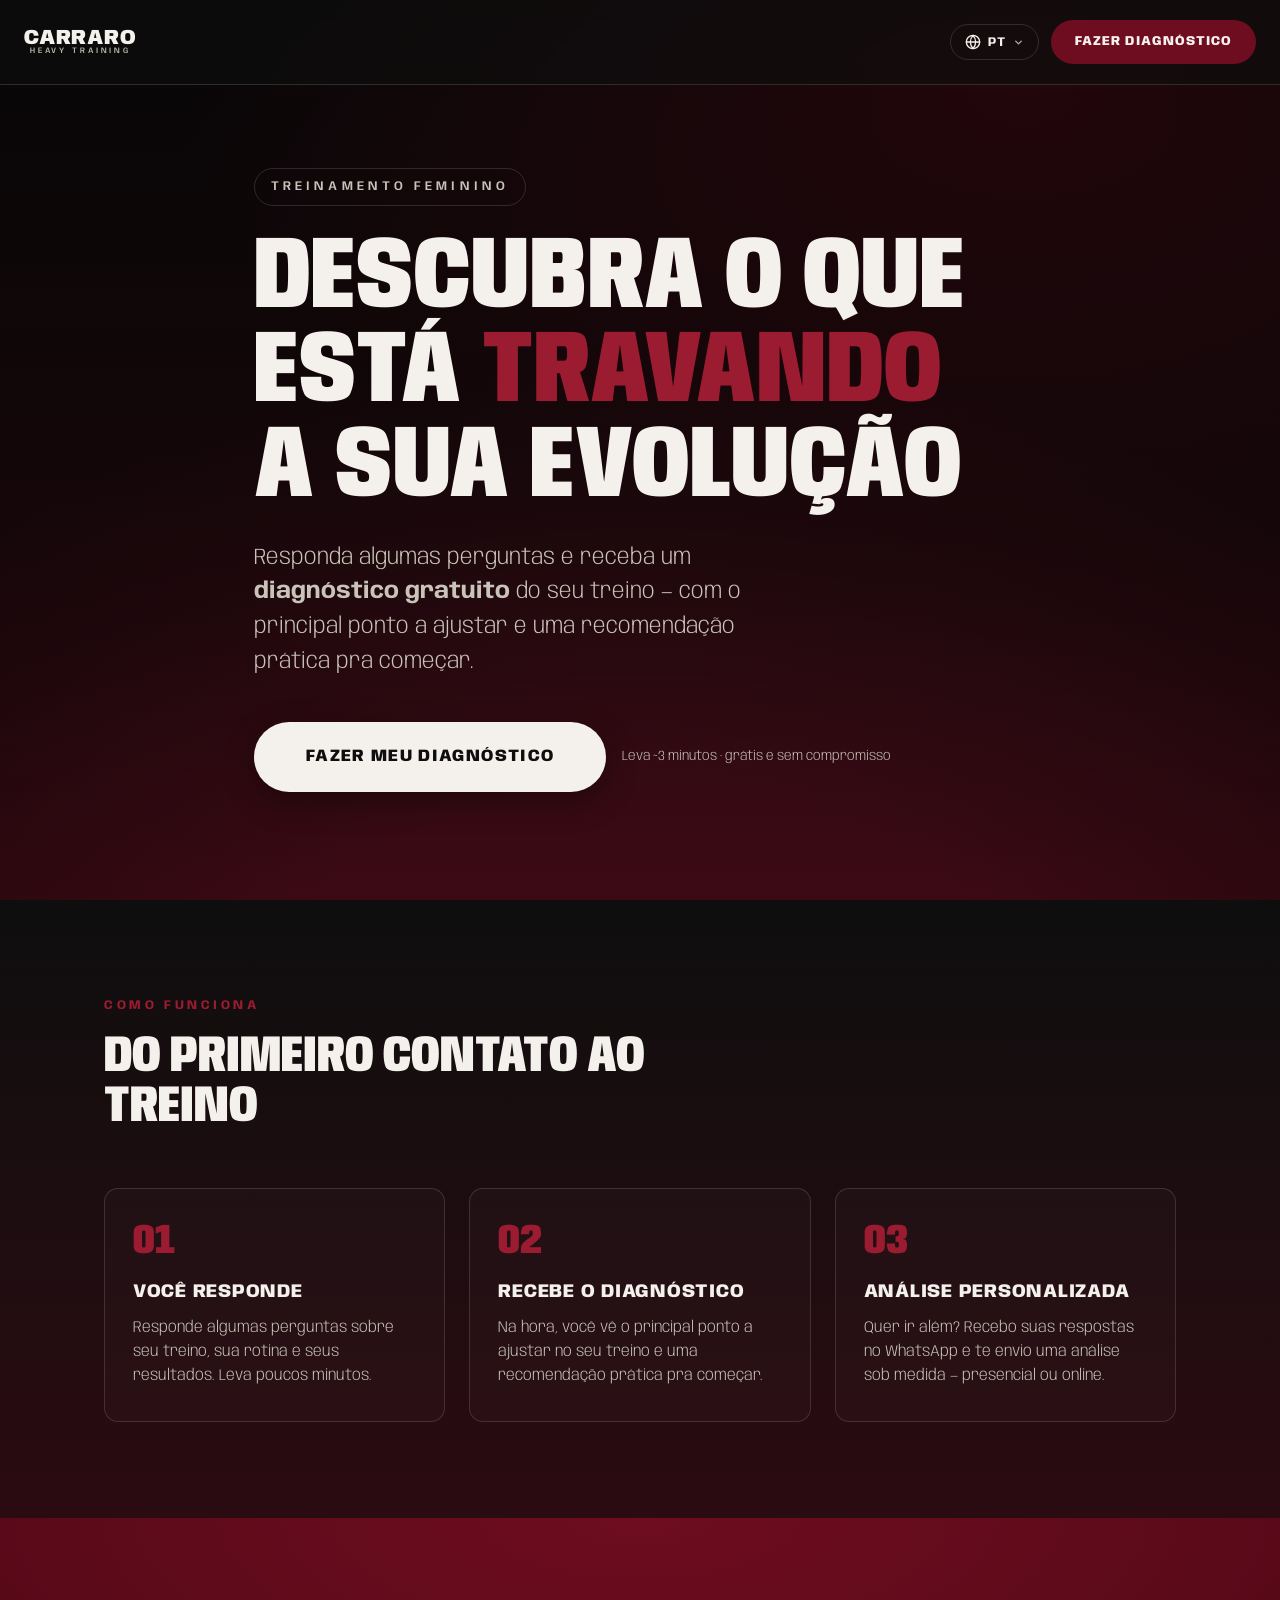
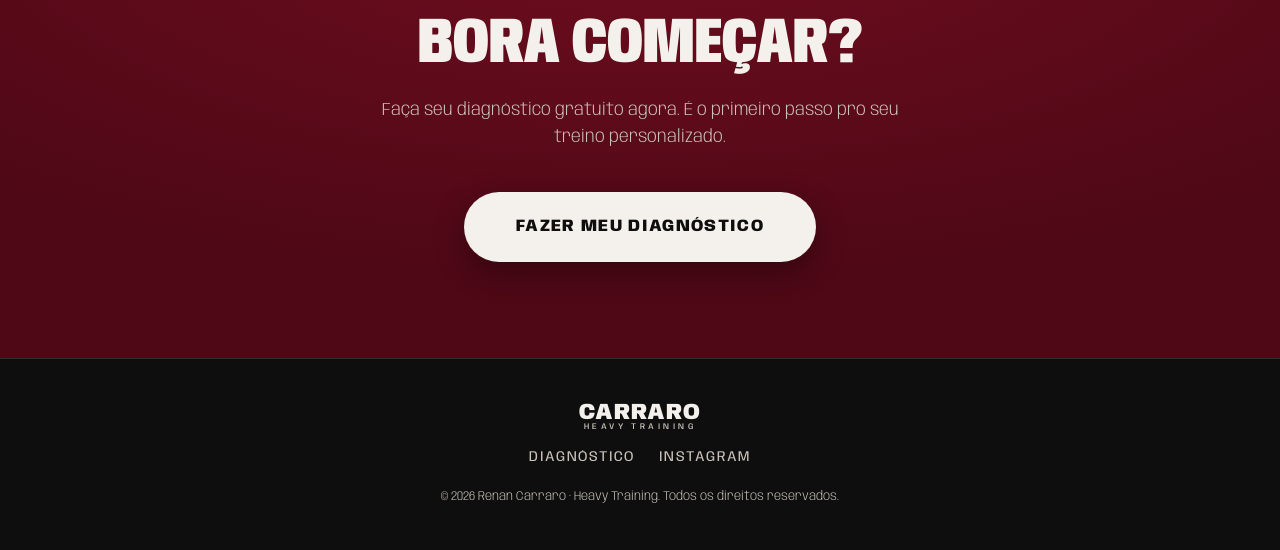
<file: index.html>
<!DOCTYPE html>
<html lang="pt-BR">
<head>
  <meta charset="UTF-8" />
  <meta name="viewport" content="width=device-width, initial-scale=1.0" />
  <title>Carraro Heavy Training — Treinamento feminino com Renan Carraro</title>
  <meta name="description" content="Treinamento feminino personalizado com Renan Carraro. Presencial e online. Preencha sua avaliação e comece seu treino sob medida." />

  <!-- Open Graph -->
  <meta property="og:title" content="Carraro Heavy Training — Treinamento feminino" />
  <meta property="og:description" content="Diminuo a gordurinha e aumento seu músculo. Treino personalizado, presencial e online." />
  <meta property="og:type" content="website" />
  <meta property="og:locale" content="pt_BR" />

  <link rel="icon" type="image/png" href="assets/img/logo-carraro-black.png" />
  <link rel="preconnect" href="https://wa.me" />
  <link rel="stylesheet" href="assets/css/styles.css" />
</head>
<body data-page="index">

  <!-- NAV -->
  <header class="nav">
    <a href="index.html" class="logo" aria-label="Carraro Heavy Training">
      <span class="logo__name">Carraro</span>
      <span class="logo__tag">Heavy Training</span>
    </a>
    <div class="nav__right">
      <div class="lang-switch">
        <button type="button" class="lang-switch__btn" aria-haspopup="listbox" aria-expanded="false" aria-label="Idioma / Language">
          <svg viewBox="0 0 24 24" fill="none" stroke="currentColor" stroke-width="2" stroke-linecap="round" stroke-linejoin="round" aria-hidden="true"><circle cx="12" cy="12" r="10"/><path d="M2 12h20"/><path d="M12 2a15.3 15.3 0 0 1 4 10 15.3 15.3 0 0 1-4 10 15.3 15.3 0 0 1-4-10 15.3 15.3 0 0 1 4-10z"/></svg>
          <span class="lang-switch__code">PT</span>
          <svg class="lang-switch__chevron" viewBox="0 0 24 24" fill="none" stroke="currentColor" stroke-width="3" stroke-linecap="round" stroke-linejoin="round" aria-hidden="true"><path d="m6 9 6 6 6-6"/></svg>
        </button>
        <ul class="lang-switch__menu" role="listbox">
          <li><button type="button" data-lang="pt" role="option">PT — Português</button></li>
          <li><button type="button" data-lang="en" role="option">EN — English</button></li>
        </ul>
      </div>
      <a href="avaliacao.html" class="btn btn--wine nav__cta" data-i18n="nav_cta">Fazer diagnóstico</a>
    </div>
  </header>

  <!-- HERO -->
  <section class="hero">
    <div class="container hero__inner">
      <span class="hero__eyebrow" data-i18n="hero_eyebrow">Treinamento feminino</span>
      <h1 class="hero__title" data-i18n="hero_title">Descubra o que<br>está <em>travando</em><br>a sua evolução</h1>
      <p class="hero__sub" data-i18n="hero_sub">
        Responda algumas perguntas e receba um <strong>diagnóstico gratuito</strong> do seu
        treino — com o principal ponto a ajustar e uma recomendação prática pra começar.
      </p>
      <div class="hero__cta-row">
        <a href="avaliacao.html" class="btn btn--primary btn--lg" data-i18n="hero_cta">Fazer meu diagnóstico</a>
        <span class="hero__note" data-i18n="hero_note">Leva ~3 minutos · grátis e sem compromisso</span>
      </div>
    </div>
  </section>

  <!-- HOW IT WORKS -->
  <section class="section steps">
    <div class="container">
      <div class="head reveal">
        <p class="head__kicker" data-i18n="steps_kicker">Como funciona</p>
        <h2 class="head__title" data-i18n="steps_title">Do primeiro contato ao treino</h2>
      </div>
      <div class="steps__grid">
        <div class="step reveal">
          <div class="step__num">01</div>
          <h3 class="step__title" data-i18n="step1_title">Você responde</h3>
          <p class="step__txt" data-i18n="step1_txt">Responde algumas perguntas sobre seu treino, sua rotina e seus resultados. Leva poucos minutos.</p>
        </div>
        <div class="step reveal">
          <div class="step__num">02</div>
          <h3 class="step__title" data-i18n="step2_title">Recebe o diagnóstico</h3>
          <p class="step__txt" data-i18n="step2_txt">Na hora, você vê o principal ponto a ajustar no seu treino e uma recomendação prática pra começar.</p>
        </div>
        <div class="step reveal">
          <div class="step__num">03</div>
          <h3 class="step__title" data-i18n="step3_title">Análise personalizada</h3>
          <p class="step__txt" data-i18n="step3_txt">Quer ir além? Recebo suas respostas no WhatsApp e te envio uma análise sob medida — presencial ou online.</p>
        </div>
      </div>
    </div>
  </section>

  <!-- FINAL CTA -->
  <section class="section cta-final" id="comecar">
    <div class="container">
      <h2 class="cta-final__title reveal" data-i18n="ctaf_title">Bora começar?</h2>
      <p class="cta-final__sub reveal" data-i18n="ctaf_sub">
        Faça seu diagnóstico gratuito agora. É o primeiro passo pro seu treino personalizado.
      </p>
      <a href="avaliacao.html" class="btn btn--primary btn--lg reveal" data-i18n="hero_cta">Fazer meu diagnóstico</a>
    </div>
  </section>

  <!-- FOOTER -->
  <footer class="footer">
    <div class="container">
      <div class="logo">
        <span class="logo__name">Carraro</span>
        <span class="logo__tag">Heavy Training</span>
      </div>
      <div class="footer__links">
        <a href="avaliacao.html" data-i18n="footer_diag">Diagnóstico</a>
        <a href="https://www.instagram.com/renancarrarotreinador/" target="_blank" rel="noopener">Instagram</a>
      </div>
      <p class="footer__copy">© <span id="year"></span> Renan Carraro · Heavy Training. <span data-i18n="footer_rights">Todos os direitos reservados.</span></p>
    </div>
  </footer>

  <script src="assets/js/i18n.js"></script>
  <script src="assets/js/main.js"></script>
</body>
</html>
</file>
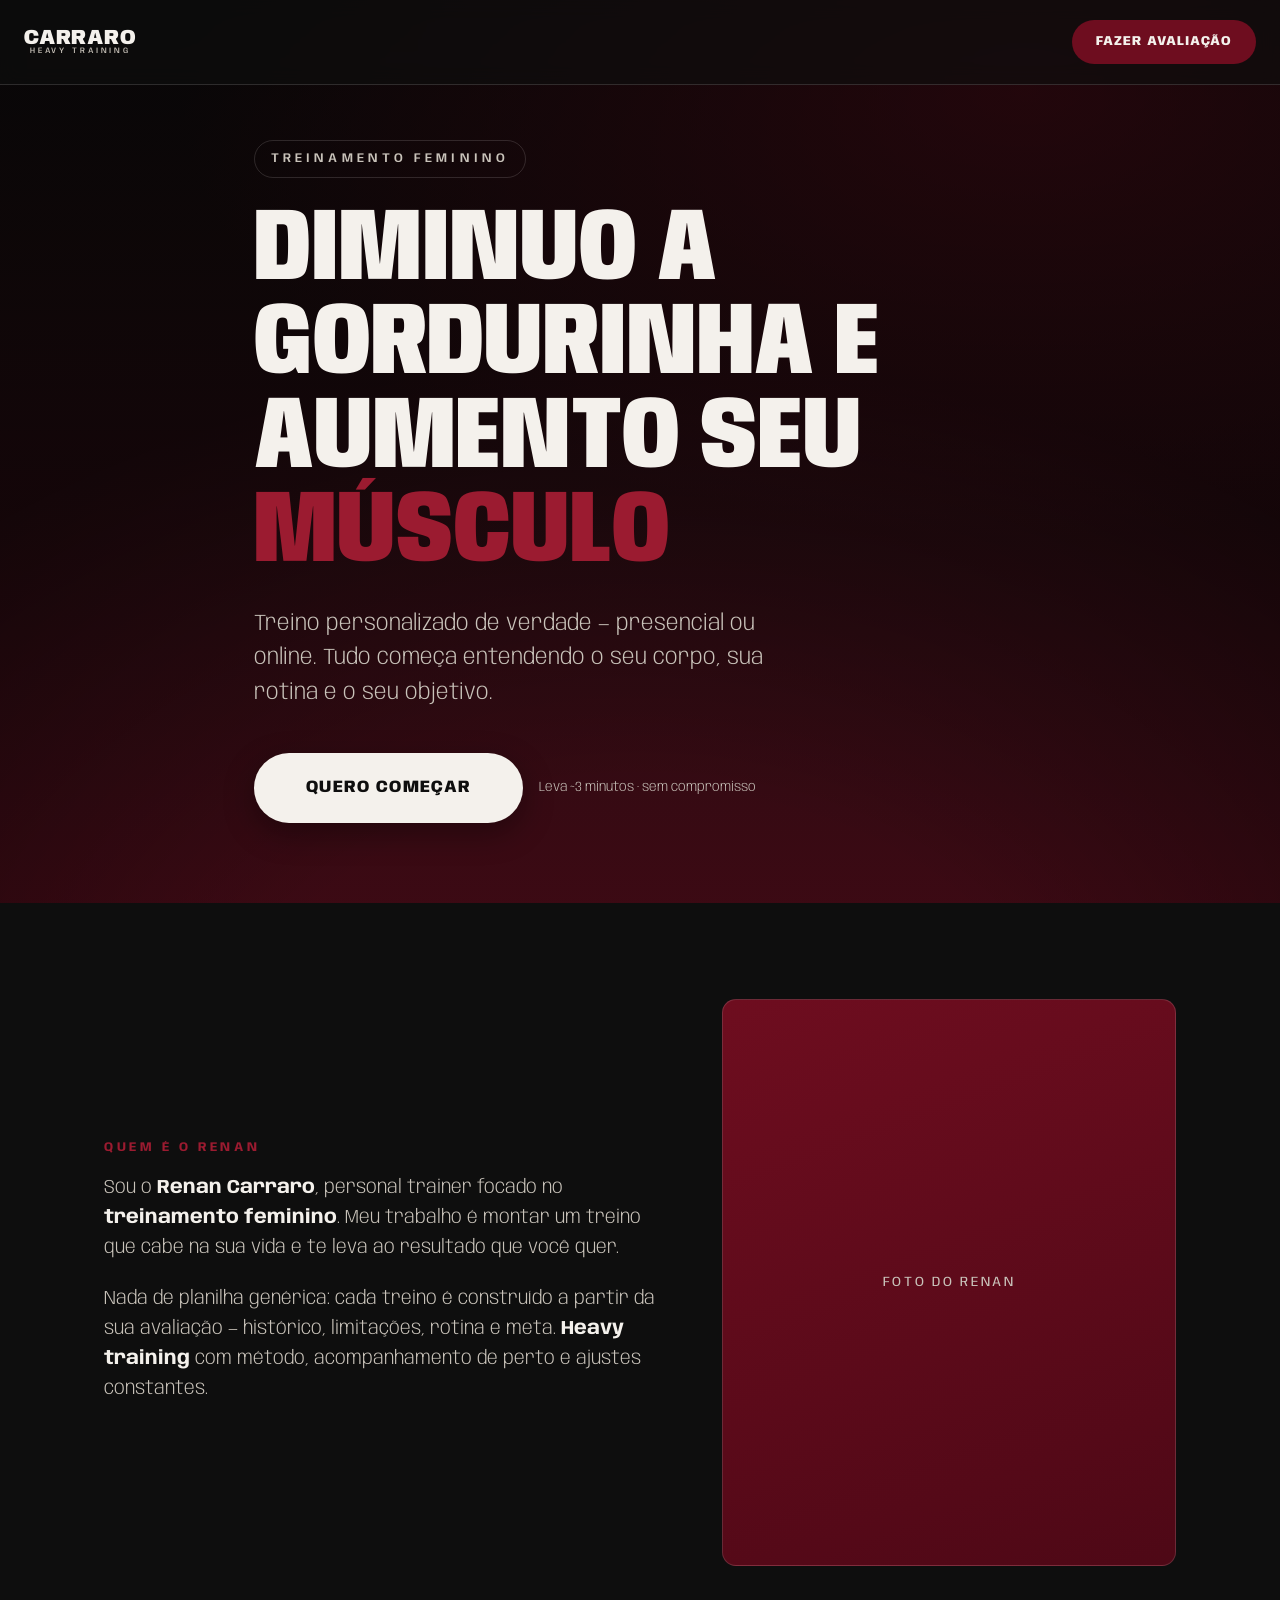
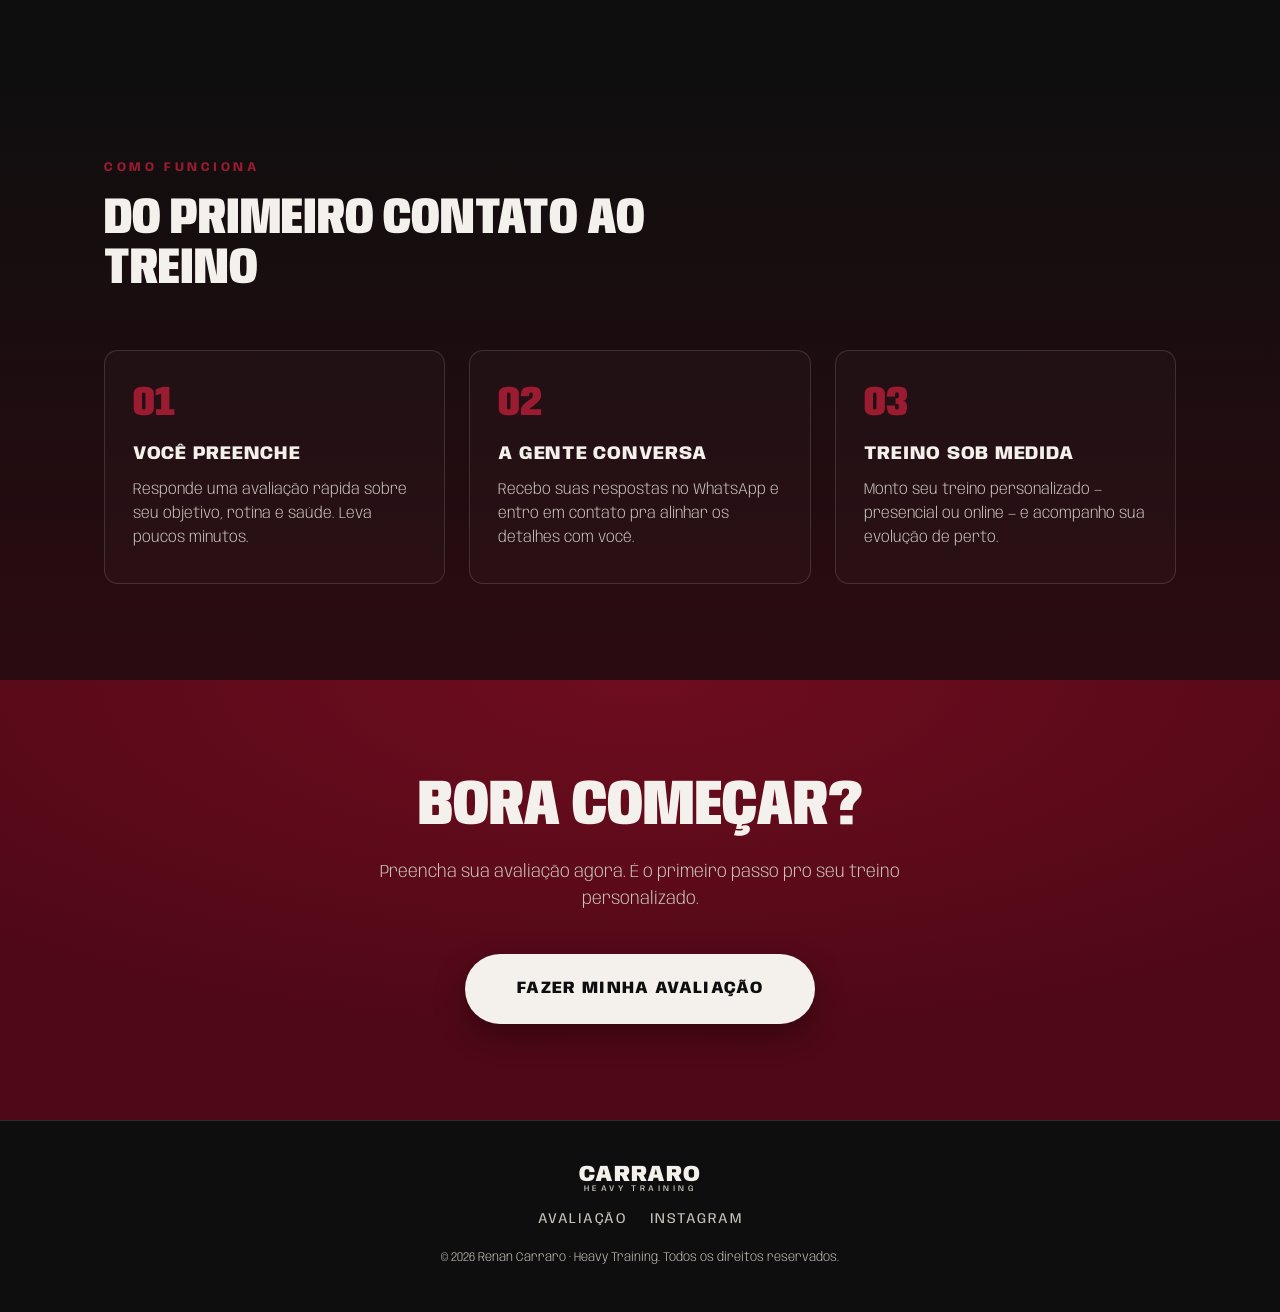
<file: site/index.html>
<!DOCTYPE html>
<html lang="pt-BR">
<head>
  <meta charset="UTF-8" />
  <meta name="viewport" content="width=device-width, initial-scale=1.0" />
  <title>Carraro Heavy Training — Treinamento feminino com Renan Carraro</title>
  <meta name="description" content="Treinamento feminino personalizado com Renan Carraro. Presencial e online. Preencha sua avaliação e comece seu treino sob medida." />

  <!-- Open Graph -->
  <meta property="og:title" content="Carraro Heavy Training — Treinamento feminino" />
  <meta property="og:description" content="Diminuo a gordurinha e aumento seu músculo. Treino personalizado, presencial e online." />
  <meta property="og:type" content="website" />
  <meta property="og:locale" content="pt_BR" />

  <link rel="icon" type="image/png" href="assets/img/logo-carraro-black.png" />
  <link rel="preconnect" href="https://wa.me" />
  <link rel="stylesheet" href="assets/css/styles.css" />
</head>
<body>

  <!-- NAV -->
  <header class="nav">
    <a href="index.html" class="logo" aria-label="Carraro Heavy Training">
      <span class="logo__name">Carraro</span>
      <span class="logo__tag">Heavy Training</span>
    </a>
    <a href="avaliacao.html" class="btn btn--wine nav__cta">Fazer avaliação</a>
  </header>

  <!-- HERO -->
  <section class="hero">
    <div class="container hero__inner">
      <span class="hero__eyebrow">Treinamento feminino</span>
      <h1 class="hero__title">Diminuo a<br>gordurinha e<br>aumento seu <em>músculo</em></h1>
      <p class="hero__sub">
        Treino personalizado de verdade — presencial ou online. Tudo começa entendendo
        o seu corpo, sua rotina e o seu objetivo.
      </p>
      <div class="hero__cta-row">
        <a href="avaliacao.html" class="btn btn--primary btn--lg">Quero começar</a>
        <span class="hero__note">Leva ~3 minutos · sem compromisso</span>
      </div>
    </div>
  </section>

  <!-- ABOUT -->
  <section class="section about" id="sobre">
    <div class="container about__grid">
      <div class="reveal">
        <p class="head__kicker">Quem é o Renan</p>
        <p class="about__lead">
          Sou o <strong>Renan Carraro</strong>, personal trainer focado no
          <strong>treinamento feminino</strong>. Meu trabalho é montar um treino
          que cabe na sua vida e te leva ao resultado que você quer.
        </p>
        <p class="about__lead">
          Nada de planilha genérica: cada treino é construído a partir da sua
          avaliação — histórico, limitações, rotina e meta. <strong>Heavy training</strong>
          com método, acompanhamento de perto e ajustes constantes.
        </p>
      </div>
      <div class="about__photo reveal">
        <!-- Substituir pela foto JPEG do Renan: assets/img/renan.jpg -->
        <span class="about__photo-fallback">Foto do Renan</span>
      </div>
    </div>
  </section>

  <!-- HOW IT WORKS -->
  <section class="section steps">
    <div class="container">
      <div class="head reveal">
        <p class="head__kicker">Como funciona</p>
        <h2 class="head__title">Do primeiro contato ao treino</h2>
      </div>
      <div class="steps__grid">
        <div class="step reveal">
          <div class="step__num">01</div>
          <h3 class="step__title">Você preenche</h3>
          <p class="step__txt">Responde uma avaliação rápida sobre seu objetivo, rotina e saúde. Leva poucos minutos.</p>
        </div>
        <div class="step reveal">
          <div class="step__num">02</div>
          <h3 class="step__title">A gente conversa</h3>
          <p class="step__txt">Recebo suas respostas no WhatsApp e entro em contato pra alinhar os detalhes com você.</p>
        </div>
        <div class="step reveal">
          <div class="step__num">03</div>
          <h3 class="step__title">Treino sob medida</h3>
          <p class="step__txt">Monto seu treino personalizado — presencial ou online — e acompanho sua evolução de perto.</p>
        </div>
      </div>
    </div>
  </section>

  <!-- FINAL CTA -->
  <section class="section cta-final" id="comecar">
    <div class="container">
      <h2 class="cta-final__title reveal">Bora começar?</h2>
      <p class="cta-final__sub reveal">
        Preencha sua avaliação agora. É o primeiro passo pro seu treino personalizado.
      </p>
      <a href="avaliacao.html" class="btn btn--primary btn--lg reveal">Fazer minha avaliação</a>
    </div>
  </section>

  <!-- FOOTER -->
  <footer class="footer">
    <div class="container">
      <div class="logo">
        <span class="logo__name">Carraro</span>
        <span class="logo__tag">Heavy Training</span>
      </div>
      <div class="footer__links">
        <a href="avaliacao.html">Avaliação</a>
        <a href="https://www.instagram.com/renancarrarotreinador/" target="_blank" rel="noopener">Instagram</a>
      </div>
      <p class="footer__copy">© <span id="year"></span> Renan Carraro · Heavy Training. Todos os direitos reservados.</p>
    </div>
  </footer>

  <script src="assets/js/main.js"></script>
</body>
</html>
</file>
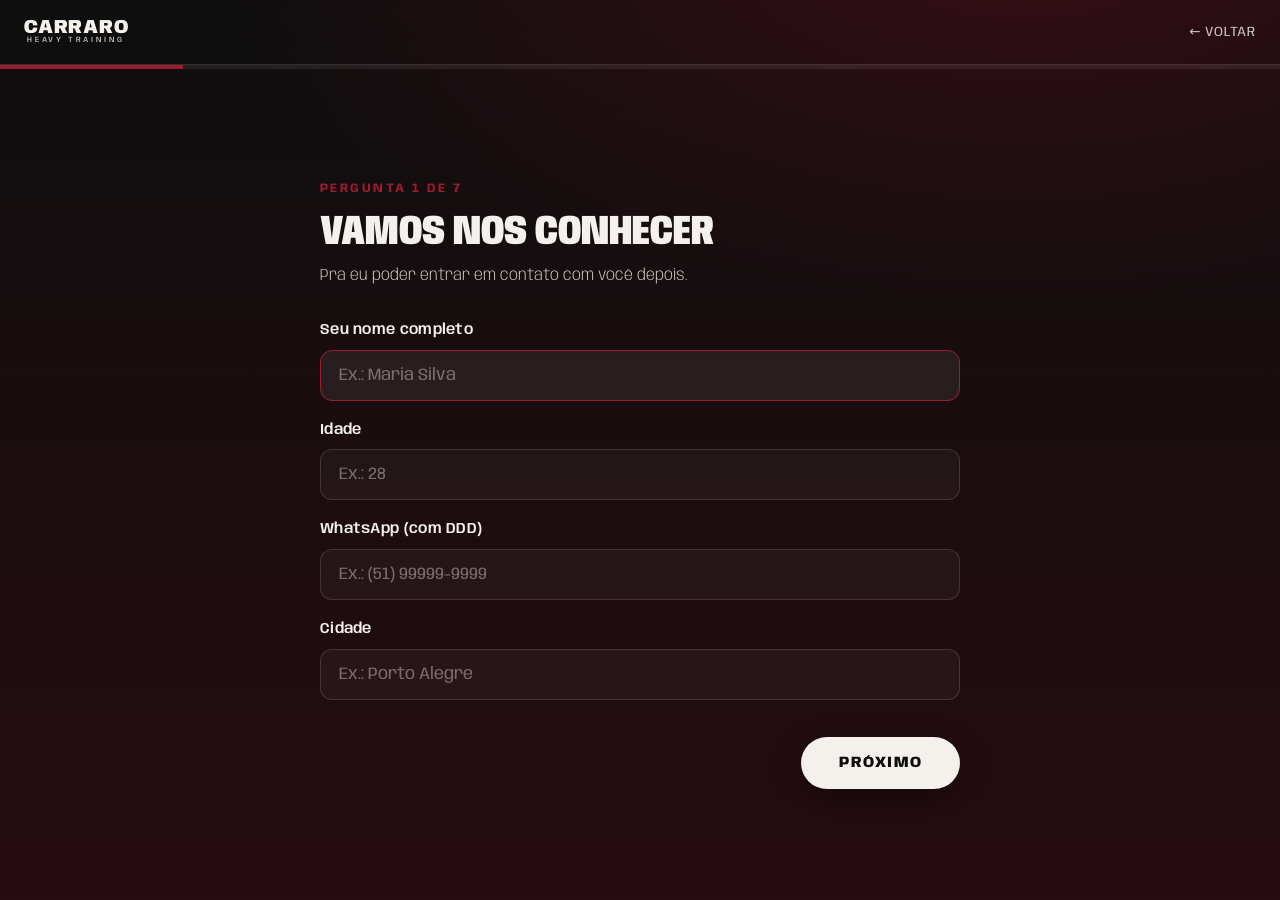
<file: site/avaliacao.html>
<!DOCTYPE html>
<html lang="pt-BR">
<head>
  <meta charset="UTF-8" />
  <meta name="viewport" content="width=device-width, initial-scale=1.0" />
  <title>Avaliação — Carraro Heavy Training</title>
  <meta name="description" content="Preencha sua avaliação para o Renan montar seu treino personalizado." />
  <meta name="robots" content="noindex" />
  <link rel="icon" type="image/png" href="assets/img/logo-carraro-black.png" />
  <link rel="stylesheet" href="assets/css/styles.css" />
  <link rel="stylesheet" href="assets/css/form.css" />
</head>
<body>
  <main class="form-page">

    <div class="form-top">
      <a href="index.html" class="logo" aria-label="Carraro Heavy Training">
        <span class="logo__name">Carraro</span>
        <span class="logo__tag">Heavy Training</span>
      </a>
      <a href="index.html" class="form-top__back">← Voltar</a>
    </div>

    <div class="progress"><div class="progress__bar" id="progressBar"></div></div>

    <div class="form-shell">
      <form class="form-card" id="evalForm" novalidate>

        <!-- STEP 1 — Contato -->
        <section class="step-screen is-active" data-step>
          <p class="step-count"></p>
          <h2 class="step-q">Vamos nos conhecer</h2>
          <p class="step-hint">Pra eu poder entrar em contato com você depois.</p>

          <div class="field">
            <label for="nome">Seu nome completo</label>
            <input class="input" type="text" id="nome" name="nome" placeholder="Ex.: Maria Silva" required />
            <span class="field-error">Por favor, preencha seu nome.</span>
          </div>
          <div class="field">
            <label for="idade">Idade</label>
            <input class="input" type="number" id="idade" name="idade" min="12" max="99" placeholder="Ex.: 28" required />
            <span class="field-error">Informe sua idade.</span>
          </div>
          <div class="field">
            <label for="whatsapp">WhatsApp (com DDD)</label>
            <input class="input" type="tel" id="whatsapp" name="whatsapp" placeholder="Ex.: (51) 99999-9999" required />
            <span class="field-error">Informe um número de contato.</span>
          </div>
          <div class="field">
            <label for="cidade">Cidade</label>
            <input class="input" type="text" id="cidade" name="cidade" placeholder="Ex.: Porto Alegre" required />
            <span class="field-error">Informe sua cidade.</span>
          </div>
        </section>

        <!-- STEP 2 — Objetivo -->
        <section class="step-screen" data-step>
          <p class="step-count"></p>
          <h2 class="step-q">Qual seu objetivo principal?</h2>
          <p class="step-hint">Escolha o que mais te representa hoje.</p>
          <div class="field">
            <div class="options" data-required data-error="Selecione um objetivo.">
              <label class="option"><input type="radio" name="objetivo" value="Emagrecimento / perder gordura" /><span class="option__mark"></span><span class="option__label">Emagrecimento / perder gordura</span></label>
              <label class="option"><input type="radio" name="objetivo" value="Hipertrofia / ganhar músculo" /><span class="option__mark"></span><span class="option__label">Hipertrofia / ganhar músculo</span></label>
              <label class="option"><input type="radio" name="objetivo" value="Tonificar / definição" /><span class="option__mark"></span><span class="option__label">Tonificar / definição</span></label>
              <label class="option"><input type="radio" name="objetivo" value="Condicionamento / saúde" /><span class="option__mark"></span><span class="option__label">Condicionamento físico / saúde</span></label>
            </div>
            <span class="field-error">Selecione um objetivo.</span>
          </div>
        </section>

        <!-- STEP 3 — Modalidade -->
        <section class="step-screen" data-step>
          <p class="step-count"></p>
          <h2 class="step-q">Como você quer treinar?</h2>
          <p class="step-hint">Atendo presencial e online.</p>
          <div class="field">
            <div class="options" data-required data-error="Selecione uma modalidade.">
              <label class="option"><input type="radio" name="modalidade" value="Presencial" /><span class="option__mark"></span><span class="option__label">Presencial</span></label>
              <label class="option"><input type="radio" name="modalidade" value="Online" /><span class="option__mark"></span><span class="option__label">Online (acompanhamento à distância)</span></label>
              <label class="option"><input type="radio" name="modalidade" value="Tanto faz" /><span class="option__mark"></span><span class="option__label">Tanto faz / quero entender as opções</span></label>
            </div>
            <span class="field-error">Selecione uma modalidade.</span>
          </div>
        </section>

        <!-- STEP 4 — Histórico -->
        <section class="step-screen" data-step>
          <p class="step-count"></p>
          <h2 class="step-q">Sua experiência com treino</h2>
          <p class="step-hint">Pra eu calibrar a intensidade certa pra você.</p>
          <div class="field">
            <div class="options" data-required data-error="Selecione uma opção.">
              <label class="option"><input type="radio" name="experiencia" value="Nunca treinei" /><span class="option__mark"></span><span class="option__label">Nunca treinei</span></label>
              <label class="option"><input type="radio" name="experiencia" value="Já treinei, mas estou parada" /><span class="option__mark"></span><span class="option__label">Já treinei, mas estou parada</span></label>
              <label class="option"><input type="radio" name="experiencia" value="Treino atualmente" /><span class="option__mark"></span><span class="option__label">Treino atualmente</span></label>
            </div>
            <span class="field-error">Selecione uma opção.</span>
          </div>
        </section>

        <!-- STEP 5 — Frequência -->
        <section class="step-screen" data-step>
          <p class="step-count"></p>
          <h2 class="step-q">Quantos dias por semana?</h2>
          <p class="step-hint">Quantos dias você consegue treinar de verdade.</p>
          <div class="field">
            <div class="options" data-required data-error="Selecione a frequência.">
              <label class="option"><input type="radio" name="frequencia" value="2x por semana" /><span class="option__mark"></span><span class="option__label">2x por semana</span></label>
              <label class="option"><input type="radio" name="frequencia" value="3x por semana" /><span class="option__mark"></span><span class="option__label">3x por semana</span></label>
              <label class="option"><input type="radio" name="frequencia" value="4x por semana" /><span class="option__mark"></span><span class="option__label">4x por semana</span></label>
              <label class="option"><input type="radio" name="frequencia" value="5x ou mais" /><span class="option__mark"></span><span class="option__label">5x ou mais</span></label>
            </div>
            <span class="field-error">Selecione a frequência.</span>
          </div>
        </section>

        <!-- STEP 6 — Saúde -->
        <section class="step-screen" data-step>
          <p class="step-count"></p>
          <h2 class="step-q">Sua saúde</h2>
          <p class="step-hint">Importante pra montar um treino seguro. Se não houver, escreva "não".</p>
          <div class="field">
            <label for="lesoes">Tem alguma lesão ou limitação física?</label>
            <textarea class="textarea" id="lesoes" name="lesoes" placeholder="Ex.: dor no joelho direito, hérnia de disco..."></textarea>
          </div>
          <div class="field">
            <label for="condicoes">Alguma condição de saúde ou usa medicamento contínuo?</label>
            <textarea class="textarea" id="condicoes" name="condicoes" placeholder="Ex.: hipotireoidismo, pressão alta, anticoncepcional..."></textarea>
          </div>
        </section>

        <!-- STEP 7 — Rotina + objetivo em uma frase -->
        <section class="step-screen" data-step>
          <p class="step-count"></p>
          <h2 class="step-q">Sua rotina e seu sonho</h2>
          <p class="step-hint">Pra eu encaixar o treino na sua vida real.</p>
          <div class="field">
            <label for="rotina">Como é sua rotina? (trabalho, sono, alimentação)</label>
            <textarea class="textarea" id="rotina" name="rotina" placeholder="Conte um pouco do seu dia a dia..."></textarea>
          </div>
          <div class="field">
            <label for="meta">Se desse tudo certo, qual resultado você quer alcançar?</label>
            <textarea class="textarea" id="meta" name="meta" placeholder="Descreva em uma ou duas frases..." required></textarea>
            <span class="field-error">Conta pra mim o que você quer alcançar.</span>
          </div>
        </section>

        <!-- NAV -->
        <div class="form-nav">
          <button type="button" class="btn btn--ghost" id="btnPrev">Voltar</button>
          <button type="button" class="btn btn--primary" id="btnNext">Próximo</button>
          <button type="submit" class="btn btn--wine" id="btnSubmit" style="display:none">Enviar no WhatsApp</button>
        </div>

        <!-- SUCCESS -->
        <section class="step-screen done" data-done>
          <div class="done__icon">
            <svg viewBox="0 0 24 24" fill="none" stroke-width="3" stroke-linecap="round" stroke-linejoin="round"><path d="M20 6 9 17l-5-5"/></svg>
          </div>
          <h2 class="done__title">Tudo certo!</h2>
          <p class="done__txt">Suas respostas foram preparadas. Toque no botão abaixo pra enviar pro Renan no WhatsApp e finalizar.</p>
          <a href="#" class="btn btn--wine btn--lg" id="waLink" target="_blank" rel="noopener">Abrir WhatsApp</a>
          <p class="done__hint">Se o WhatsApp não abrir sozinho, use o botão acima.</p>
        </section>

      </form>
    </div>
  </main>

  <script src="assets/js/form.js"></script>
</body>
</html>
</file>
<file: assets/css/styles.css>
/* ============================================================
   CARRARO — Heavy Training
   Base styles, design tokens, landing page
   ============================================================ */

/* ---------- Fonts ---------- */
@font-face {
  font-family: "Anybody";
  src: url("../fonts/Anybody-Light.ttf") format("truetype");
  font-weight: 300; font-style: normal; font-display: swap;
}
@font-face {
  font-family: "Anybody";
  src: url("../fonts/Anybody-Regular.ttf") format("truetype");
  font-weight: 400; font-style: normal; font-display: swap;
}
@font-face {
  font-family: "Anybody";
  src: url("../fonts/Anybody-Medium.ttf") format("truetype");
  font-weight: 500; font-style: normal; font-display: swap;
}
@font-face {
  font-family: "Anybody";
  src: url("../fonts/Anybody-SemiBold.ttf") format("truetype");
  font-weight: 600; font-style: normal; font-display: swap;
}
@font-face {
  font-family: "Anybody";
  src: url("../fonts/Anybody-Bold.ttf") format("truetype");
  font-weight: 700; font-style: normal; font-display: swap;
}
@font-face {
  font-family: "Anybody";
  src: url("../fonts/Anybody-ExtraBold.ttf") format("truetype");
  font-weight: 800; font-style: normal; font-display: swap;
}
@font-face {
  font-family: "Anybody";
  src: url("../fonts/Anybody-Black.ttf") format("truetype");
  font-weight: 900; font-style: normal; font-display: swap;
}
@font-face {
  font-family: "Anybody Condensed";
  src: url("../fonts/AnybodyCondensed-Black.ttf") format("truetype");
  font-weight: 900; font-style: normal; font-display: swap;
}

/* ---------- Design tokens ---------- */
:root {
  --wine:        #6E0D1F;   /* primary brand bordô */
  --wine-deep:   #4E0816;   /* darker shade for gradients */
  --wine-bright: #9B1B30;   /* hover / accent */
  --ink:         #0E0E0E;   /* near-black */
  --cream:       #F4F1EC;   /* off-white */
  --cream-dim:   #C9C3BA;   /* muted text on dark */
  --line:        rgba(244,241,236,0.14);

  --font: "Anybody", system-ui, -apple-system, sans-serif;
  --font-display: "Anybody Condensed", "Anybody", sans-serif;

  --maxw: 1120px;
  --radius: 14px;
}

/* ---------- Reset ---------- */
*, *::before, *::after { box-sizing: border-box; margin: 0; padding: 0; }
html { scroll-behavior: smooth; -webkit-text-size-adjust: 100%; }
body {
  font-family: var(--font);
  background: var(--ink);
  color: var(--cream);
  line-height: 1.55;
  -webkit-font-smoothing: antialiased;
  text-rendering: optimizeLegibility;
}
img { max-width: 100%; display: block; }
a { color: inherit; text-decoration: none; }
button { font-family: inherit; cursor: pointer; border: none; background: none; }

/* ---------- Layout helpers ---------- */
.container { width: 100%; max-width: var(--maxw); margin: 0 auto; padding: 0 24px; }
.section { padding: 96px 0; }
@media (max-width: 640px) { .section { padding: 64px 0; } }

/* ---------- Logo (text-based wordmark) ---------- */
.logo { display: inline-flex; flex-direction: column; line-height: 0.9; }
.logo__name {
  font-weight: 900;
  letter-spacing: 0.04em;
  text-transform: uppercase;
}
.logo__tag {
  font-weight: 500;
  text-transform: uppercase;
  letter-spacing: 0.42em;
  color: var(--cream-dim);
  align-self: stretch;
  text-align: center;
}

/* ---------- Buttons ---------- */
.btn {
  display: inline-flex; align-items: center; justify-content: center; gap: 10px;
  font-weight: 800; text-transform: uppercase; letter-spacing: 0.08em;
  font-size: 0.95rem;
  padding: 18px 38px;
  border-radius: 999px;
  transition: transform .15s ease, background-color .2s ease, color .2s ease, box-shadow .2s ease;
}
.btn--primary {
  background: var(--cream); color: var(--ink);
  box-shadow: 0 10px 30px rgba(0,0,0,0.35);
}
.btn--primary:hover { transform: translateY(-2px); background: #fff; }
.btn--wine { background: var(--wine); color: var(--cream); }
.btn--wine:hover { transform: translateY(-2px); background: var(--wine-bright); }
.btn--lg { padding: 22px 52px; font-size: 1.05rem; }

/* ---------- Header / nav ---------- */
.nav {
  position: fixed; inset: 0 0 auto 0; z-index: 50;
  display: flex; align-items: center; justify-content: space-between;
  padding: 20px 24px;
  background: rgba(14,14,14,0.65);
  backdrop-filter: blur(10px);
  border-bottom: 1px solid var(--line);
}
.nav .logo__name { font-size: 1.3rem; }
.nav .logo__tag { font-size: 0.5rem; letter-spacing: 0.36em; }
.nav__cta { font-size: 0.82rem; padding: 12px 24px; }
.nav__right { display: flex; align-items: center; gap: 12px; }

/* ---------- Language switch (globe dropdown) ---------- */
.lang-switch { position: relative; }
.lang-switch__btn {
  display: inline-flex; align-items: center; gap: 7px;
  padding: 9px 14px; border-radius: 999px;
  border: 1px solid var(--line); color: var(--cream);
  font-weight: 700; font-size: 0.8rem; letter-spacing: 0.08em;
  transition: border-color .15s ease, background-color .15s ease;
}
.lang-switch__btn:hover { border-color: var(--cream-dim); background: rgba(244,241,236,0.05); }
.lang-switch__btn svg { width: 16px; height: 16px; }
.lang-switch__chevron { width: 11px !important; height: 11px !important; opacity: 0.7; transition: transform .15s ease; }
.lang-switch.is-open .lang-switch__chevron { transform: rotate(180deg); }
.lang-switch__menu {
  position: absolute; right: 0; top: calc(100% + 8px); z-index: 60;
  min-width: 168px; padding: 6px; margin: 0; list-style: none;
  background: rgba(14,14,14,0.97); border: 1px solid var(--line);
  border-radius: 12px; box-shadow: 0 14px 34px rgba(0,0,0,0.5);
  display: none;
}
.lang-switch.is-open .lang-switch__menu { display: block; }
.lang-switch__menu button {
  display: flex; width: 100%; align-items: center; gap: 8px;
  padding: 10px 12px; border-radius: 8px;
  color: var(--cream-dim); font-size: 0.85rem; font-weight: 500;
  text-align: left; transition: background-color .12s ease, color .12s ease;
}
.lang-switch__menu button:hover { background: rgba(244,241,236,0.07); color: var(--cream); }
.lang-switch__menu button.is-active { color: var(--cream); font-weight: 700; }
.lang-switch__menu button.is-active::after { content: "✓"; margin-left: auto; color: var(--wine-bright); }

/* ---------- Hero ---------- */
.hero {
  position: relative; min-height: 100svh;
  display: flex; align-items: center;
  padding: 140px 0 80px;
  background:
    radial-gradient(120% 90% at 80% 10%, rgba(110,13,31,0.55), transparent 55%),
    linear-gradient(180deg, var(--ink) 0%, var(--wine-deep) 140%);
  overflow: hidden;
}
.hero::after {
  /* subtle vignette */
  content: ""; position: absolute; inset: 0;
  background: radial-gradient(80% 80% at 50% 120%, transparent 40%, rgba(0,0,0,0.5));
  pointer-events: none;
}
.hero__inner { position: relative; z-index: 2; max-width: 820px; }
.hero__eyebrow {
  display: inline-block;
  font-weight: 600; text-transform: uppercase; letter-spacing: 0.32em;
  font-size: 0.8rem; color: var(--cream-dim);
  margin-bottom: 26px;
  padding: 8px 16px; border: 1px solid var(--line); border-radius: 999px;
}
.hero__title {
  font-family: var(--font-display);
  font-weight: 900; text-transform: uppercase;
  font-size: clamp(2.8rem, 9vw, 6.4rem);
  line-height: 0.92; letter-spacing: 0.01em;
  margin-bottom: 26px;
}
.hero__title em { color: var(--wine-bright); font-style: normal; }
.hero__sub {
  font-size: clamp(1.05rem, 2.4vw, 1.4rem);
  font-weight: 300; color: var(--cream-dim);
  max-width: 560px; margin-bottom: 42px;
}
.hero__cta-row { display: flex; flex-wrap: wrap; gap: 16px; align-items: center; }
.hero__note { font-size: 0.85rem; color: var(--cream-dim); font-weight: 300; }

/* ---------- Generic section heading ---------- */
.head { max-width: 640px; margin-bottom: 56px; }
.head__kicker {
  font-weight: 700; text-transform: uppercase; letter-spacing: 0.28em;
  font-size: 0.8rem; color: var(--wine-bright); margin-bottom: 16px;
}
.head__title {
  font-family: var(--font-display);
  font-weight: 900; text-transform: uppercase;
  font-size: clamp(2rem, 5vw, 3.2rem); line-height: 0.98;
}

/* ---------- About ---------- */
.about { background: var(--ink); }
.about__grid { display: grid; grid-template-columns: 1.1fr 0.9fr; gap: 64px; align-items: center; }
.about__lead { font-size: 1.2rem; font-weight: 300; color: var(--cream-dim); margin-bottom: 22px; }
.about__lead strong { color: var(--cream); font-weight: 700; }
.about__photo {
  aspect-ratio: 4/5; border-radius: var(--radius); overflow: hidden;
  background: linear-gradient(160deg, var(--wine), var(--wine-deep));
  display: flex; align-items: center; justify-content: center;
  border: 1px solid var(--line);
}
.about__photo img { width: 100%; height: 100%; object-fit: cover; }
.about__photo-fallback { color: var(--cream-dim); font-size: 0.85rem; letter-spacing: 0.2em; text-transform: uppercase; }
@media (max-width: 800px) {
  .about__grid { grid-template-columns: 1fr; gap: 36px; }
  .about__photo { max-width: 420px; }
}

/* ---------- Steps / how it works ---------- */
.steps { background: linear-gradient(180deg, var(--ink), var(--wine-deep) 220%); }
.steps__grid { display: grid; grid-template-columns: repeat(3, 1fr); gap: 24px; }
.step {
  border: 1px solid var(--line); border-radius: var(--radius);
  padding: 32px 28px; background: rgba(244,241,236,0.02);
}
.step__num {
  font-family: var(--font-display); font-weight: 900;
  font-size: 2.6rem; color: var(--wine-bright); line-height: 1; margin-bottom: 14px;
}
.step__title { font-weight: 800; text-transform: uppercase; letter-spacing: 0.04em; margin-bottom: 10px; }
.step__txt { color: var(--cream-dim); font-weight: 300; font-size: 0.98rem; }
@media (max-width: 720px) { .steps__grid { grid-template-columns: 1fr; } }

/* ---------- Final CTA ---------- */
.cta-final {
  text-align: center;
  background: radial-gradient(110% 120% at 50% 0%, var(--wine), var(--wine-deep) 70%);
}
.cta-final__title {
  font-family: var(--font-display); font-weight: 900; text-transform: uppercase;
  font-size: clamp(2.2rem, 6vw, 4rem); line-height: 0.96; margin-bottom: 22px;
}
.cta-final__sub { color: var(--cream-dim); font-weight: 300; max-width: 520px; margin: 0 auto 40px; font-size: 1.1rem; }

/* ---------- Footer ---------- */
.footer {
  background: var(--ink); border-top: 1px solid var(--line);
  padding: 44px 0; text-align: center;
}
.footer .logo { align-items: center; margin-bottom: 16px; }
.footer .logo__name { font-size: 1.4rem; }
.footer .logo__tag { font-size: 0.52rem; }
.footer__links { display: flex; gap: 24px; justify-content: center; margin-bottom: 18px; }
.footer__links a { color: var(--cream-dim); font-size: 0.9rem; text-transform: uppercase; letter-spacing: 0.1em; }
.footer__links a:hover { color: var(--cream); }
.footer__copy { color: var(--cream-dim); font-size: 0.8rem; font-weight: 300; }

/* ---------- Reveal on scroll ---------- */
.reveal { opacity: 0; transform: translateY(24px); transition: opacity .7s ease, transform .7s ease; }
.reveal.is-visible { opacity: 1; transform: none; }
@media (prefers-reduced-motion: reduce) {
  .reveal { opacity: 1; transform: none; transition: none; }
  html { scroll-behavior: auto; }
}
</file>
<file: site/assets/css/styles.css>
/* ============================================================
   CARRARO — Heavy Training
   Base styles, design tokens, landing page
   ============================================================ */

/* ---------- Fonts ---------- */
@font-face {
  font-family: "Anybody";
  src: url("../fonts/Anybody-Light.ttf") format("truetype");
  font-weight: 300; font-style: normal; font-display: swap;
}
@font-face {
  font-family: "Anybody";
  src: url("../fonts/Anybody-Regular.ttf") format("truetype");
  font-weight: 400; font-style: normal; font-display: swap;
}
@font-face {
  font-family: "Anybody";
  src: url("../fonts/Anybody-Medium.ttf") format("truetype");
  font-weight: 500; font-style: normal; font-display: swap;
}
@font-face {
  font-family: "Anybody";
  src: url("../fonts/Anybody-SemiBold.ttf") format("truetype");
  font-weight: 600; font-style: normal; font-display: swap;
}
@font-face {
  font-family: "Anybody";
  src: url("../fonts/Anybody-Bold.ttf") format("truetype");
  font-weight: 700; font-style: normal; font-display: swap;
}
@font-face {
  font-family: "Anybody";
  src: url("../fonts/Anybody-ExtraBold.ttf") format("truetype");
  font-weight: 800; font-style: normal; font-display: swap;
}
@font-face {
  font-family: "Anybody";
  src: url("../fonts/Anybody-Black.ttf") format("truetype");
  font-weight: 900; font-style: normal; font-display: swap;
}
@font-face {
  font-family: "Anybody Condensed";
  src: url("../fonts/AnybodyCondensed-Black.ttf") format("truetype");
  font-weight: 900; font-style: normal; font-display: swap;
}

/* ---------- Design tokens ---------- */
:root {
  --wine:        #6E0D1F;   /* primary brand bordô */
  --wine-deep:   #4E0816;   /* darker shade for gradients */
  --wine-bright: #9B1B30;   /* hover / accent */
  --ink:         #0E0E0E;   /* near-black */
  --cream:       #F4F1EC;   /* off-white */
  --cream-dim:   #C9C3BA;   /* muted text on dark */
  --line:        rgba(244,241,236,0.14);

  --font: "Anybody", system-ui, -apple-system, sans-serif;
  --font-display: "Anybody Condensed", "Anybody", sans-serif;

  --maxw: 1120px;
  --radius: 14px;
}

/* ---------- Reset ---------- */
*, *::before, *::after { box-sizing: border-box; margin: 0; padding: 0; }
html { scroll-behavior: smooth; -webkit-text-size-adjust: 100%; }
body {
  font-family: var(--font);
  background: var(--ink);
  color: var(--cream);
  line-height: 1.55;
  -webkit-font-smoothing: antialiased;
  text-rendering: optimizeLegibility;
}
img { max-width: 100%; display: block; }
a { color: inherit; text-decoration: none; }
button { font-family: inherit; cursor: pointer; border: none; background: none; }

/* ---------- Layout helpers ---------- */
.container { width: 100%; max-width: var(--maxw); margin: 0 auto; padding: 0 24px; }
.section { padding: 96px 0; }
@media (max-width: 640px) { .section { padding: 64px 0; } }

/* ---------- Logo (text-based wordmark) ---------- */
.logo { display: inline-flex; flex-direction: column; line-height: 0.9; }
.logo__name {
  font-weight: 900;
  letter-spacing: 0.04em;
  text-transform: uppercase;
}
.logo__tag {
  font-weight: 500;
  text-transform: uppercase;
  letter-spacing: 0.42em;
  color: var(--cream-dim);
  align-self: stretch;
  text-align: center;
}

/* ---------- Buttons ---------- */
.btn {
  display: inline-flex; align-items: center; justify-content: center; gap: 10px;
  font-weight: 800; text-transform: uppercase; letter-spacing: 0.08em;
  font-size: 0.95rem;
  padding: 18px 38px;
  border-radius: 999px;
  transition: transform .15s ease, background-color .2s ease, color .2s ease, box-shadow .2s ease;
}
.btn--primary {
  background: var(--cream); color: var(--ink);
  box-shadow: 0 10px 30px rgba(0,0,0,0.35);
}
.btn--primary:hover { transform: translateY(-2px); background: #fff; }
.btn--wine { background: var(--wine); color: var(--cream); }
.btn--wine:hover { transform: translateY(-2px); background: var(--wine-bright); }
.btn--lg { padding: 22px 52px; font-size: 1.05rem; }

/* ---------- Header / nav ---------- */
.nav {
  position: fixed; inset: 0 0 auto 0; z-index: 50;
  display: flex; align-items: center; justify-content: space-between;
  padding: 20px 24px;
  background: rgba(14,14,14,0.65);
  backdrop-filter: blur(10px);
  border-bottom: 1px solid var(--line);
}
.nav .logo__name { font-size: 1.3rem; }
.nav .logo__tag { font-size: 0.5rem; letter-spacing: 0.36em; }
.nav__cta { font-size: 0.82rem; padding: 12px 24px; }

/* ---------- Hero ---------- */
.hero {
  position: relative; min-height: 100svh;
  display: flex; align-items: center;
  padding: 140px 0 80px;
  background:
    radial-gradient(120% 90% at 80% 10%, rgba(110,13,31,0.55), transparent 55%),
    linear-gradient(180deg, var(--ink) 0%, var(--wine-deep) 140%);
  overflow: hidden;
}
.hero::after {
  /* subtle vignette */
  content: ""; position: absolute; inset: 0;
  background: radial-gradient(80% 80% at 50% 120%, transparent 40%, rgba(0,0,0,0.5));
  pointer-events: none;
}
.hero__inner { position: relative; z-index: 2; max-width: 820px; }
.hero__eyebrow {
  display: inline-block;
  font-weight: 600; text-transform: uppercase; letter-spacing: 0.32em;
  font-size: 0.8rem; color: var(--cream-dim);
  margin-bottom: 26px;
  padding: 8px 16px; border: 1px solid var(--line); border-radius: 999px;
}
.hero__title {
  font-family: var(--font-display);
  font-weight: 900; text-transform: uppercase;
  font-size: clamp(2.8rem, 9vw, 6.4rem);
  line-height: 0.92; letter-spacing: 0.01em;
  margin-bottom: 26px;
}
.hero__title em { color: var(--wine-bright); font-style: normal; }
.hero__sub {
  font-size: clamp(1.05rem, 2.4vw, 1.4rem);
  font-weight: 300; color: var(--cream-dim);
  max-width: 560px; margin-bottom: 42px;
}
.hero__cta-row { display: flex; flex-wrap: wrap; gap: 16px; align-items: center; }
.hero__note { font-size: 0.85rem; color: var(--cream-dim); font-weight: 300; }

/* ---------- Generic section heading ---------- */
.head { max-width: 640px; margin-bottom: 56px; }
.head__kicker {
  font-weight: 700; text-transform: uppercase; letter-spacing: 0.28em;
  font-size: 0.8rem; color: var(--wine-bright); margin-bottom: 16px;
}
.head__title {
  font-family: var(--font-display);
  font-weight: 900; text-transform: uppercase;
  font-size: clamp(2rem, 5vw, 3.2rem); line-height: 0.98;
}

/* ---------- About ---------- */
.about { background: var(--ink); }
.about__grid { display: grid; grid-template-columns: 1.1fr 0.9fr; gap: 64px; align-items: center; }
.about__lead { font-size: 1.2rem; font-weight: 300; color: var(--cream-dim); margin-bottom: 22px; }
.about__lead strong { color: var(--cream); font-weight: 700; }
.about__photo {
  aspect-ratio: 4/5; border-radius: var(--radius); overflow: hidden;
  background: linear-gradient(160deg, var(--wine), var(--wine-deep));
  display: flex; align-items: center; justify-content: center;
  border: 1px solid var(--line);
}
.about__photo img { width: 100%; height: 100%; object-fit: cover; }
.about__photo-fallback { color: var(--cream-dim); font-size: 0.85rem; letter-spacing: 0.2em; text-transform: uppercase; }
@media (max-width: 800px) {
  .about__grid { grid-template-columns: 1fr; gap: 36px; }
  .about__photo { max-width: 420px; }
}

/* ---------- Steps / how it works ---------- */
.steps { background: linear-gradient(180deg, var(--ink), var(--wine-deep) 220%); }
.steps__grid { display: grid; grid-template-columns: repeat(3, 1fr); gap: 24px; }
.step {
  border: 1px solid var(--line); border-radius: var(--radius);
  padding: 32px 28px; background: rgba(244,241,236,0.02);
}
.step__num {
  font-family: var(--font-display); font-weight: 900;
  font-size: 2.6rem; color: var(--wine-bright); line-height: 1; margin-bottom: 14px;
}
.step__title { font-weight: 800; text-transform: uppercase; letter-spacing: 0.04em; margin-bottom: 10px; }
.step__txt { color: var(--cream-dim); font-weight: 300; font-size: 0.98rem; }
@media (max-width: 720px) { .steps__grid { grid-template-columns: 1fr; } }

/* ---------- Final CTA ---------- */
.cta-final {
  text-align: center;
  background: radial-gradient(110% 120% at 50% 0%, var(--wine), var(--wine-deep) 70%);
}
.cta-final__title {
  font-family: var(--font-display); font-weight: 900; text-transform: uppercase;
  font-size: clamp(2.2rem, 6vw, 4rem); line-height: 0.96; margin-bottom: 22px;
}
.cta-final__sub { color: var(--cream-dim); font-weight: 300; max-width: 520px; margin: 0 auto 40px; font-size: 1.1rem; }

/* ---------- Footer ---------- */
.footer {
  background: var(--ink); border-top: 1px solid var(--line);
  padding: 44px 0; text-align: center;
}
.footer .logo { align-items: center; margin-bottom: 16px; }
.footer .logo__name { font-size: 1.4rem; }
.footer .logo__tag { font-size: 0.52rem; }
.footer__links { display: flex; gap: 24px; justify-content: center; margin-bottom: 18px; }
.footer__links a { color: var(--cream-dim); font-size: 0.9rem; text-transform: uppercase; letter-spacing: 0.1em; }
.footer__links a:hover { color: var(--cream); }
.footer__copy { color: var(--cream-dim); font-size: 0.8rem; font-weight: 300; }

/* ---------- Reveal on scroll ---------- */
.reveal { opacity: 0; transform: translateY(24px); transition: opacity .7s ease, transform .7s ease; }
.reveal.is-visible { opacity: 1; transform: none; }
@media (prefers-reduced-motion: reduce) {
  .reveal { opacity: 1; transform: none; transition: none; }
  html { scroll-behavior: auto; }
}
</file>
<file: site/assets/css/form.css>
/* ============================================================
   CARRARO — Avaliação (formulário multi-etapas)
   ============================================================ */

.form-page {
  min-height: 100svh;
  display: flex; flex-direction: column;
  background:
    radial-gradient(120% 80% at 80% -10%, rgba(110,13,31,0.45), transparent 55%),
    linear-gradient(180deg, var(--ink), var(--wine-deep) 260%);
}

/* ---------- Top bar ---------- */
.form-top {
  display: flex; align-items: center; justify-content: space-between;
  padding: 20px 24px; border-bottom: 1px solid var(--line);
}
.form-top .logo__name { font-size: 1.2rem; }
.form-top .logo__tag { font-size: 0.48rem; letter-spacing: 0.34em; }
.form-top__back { color: var(--cream-dim); font-size: 0.85rem; letter-spacing: 0.06em; text-transform: uppercase; }
.form-top__back:hover { color: var(--cream); }

/* ---------- Progress ---------- */
.progress { height: 4px; background: rgba(244,241,236,0.08); width: 100%; }
.progress__bar { height: 100%; width: 0; background: var(--wine-bright); transition: width .4s ease; }

/* ---------- Shell ---------- */
.form-shell {
  flex: 1; display: flex; align-items: center; justify-content: center;
  padding: 48px 24px;
}
.form-card { width: 100%; max-width: 640px; }

/* ---------- Step ---------- */
.step-screen { display: none; animation: fade .4s ease; }
.step-screen.is-active { display: block; }
@keyframes fade { from { opacity: 0; transform: translateY(12px); } to { opacity: 1; transform: none; } }

.step-count { font-weight: 700; letter-spacing: 0.2em; text-transform: uppercase; font-size: 0.78rem; color: var(--wine-bright); margin-bottom: 14px; }
.step-q { font-family: var(--font-display); font-weight: 900; text-transform: uppercase; font-size: clamp(1.7rem, 5vw, 2.6rem); line-height: 1; margin-bottom: 10px; }
.step-hint { color: var(--cream-dim); font-weight: 300; margin-bottom: 30px; }

/* ---------- Text inputs ---------- */
.field { margin-bottom: 18px; }
.field > label { display: block; font-weight: 600; font-size: 0.92rem; margin-bottom: 8px; letter-spacing: 0.02em; }
.input, .textarea, select.input {
  width: 100%; font-family: inherit; font-size: 1.05rem; color: var(--cream);
  background: rgba(244,241,236,0.04);
  border: 1px solid var(--line); border-radius: 12px;
  padding: 16px 18px; transition: border-color .2s ease, background-color .2s ease;
}
.input::placeholder, .textarea::placeholder { color: rgba(201,195,186,0.5); }
.input:focus, .textarea:focus, select.input:focus {
  outline: none; border-color: var(--wine-bright); background: rgba(244,241,236,0.07);
}
.textarea { resize: vertical; min-height: 110px; line-height: 1.5; }

/* ---------- Choice options (radio / checkbox) ---------- */
.options { display: grid; gap: 12px; }
.option {
  display: flex; align-items: center; gap: 14px;
  padding: 16px 18px; border: 1px solid var(--line); border-radius: 12px;
  background: rgba(244,241,236,0.03); cursor: pointer;
  transition: border-color .15s ease, background-color .15s ease, transform .1s ease;
}
.option:hover { border-color: rgba(244,241,236,0.35); }
.option input { position: absolute; opacity: 0; pointer-events: none; }
.option__mark {
  flex: 0 0 22px; width: 22px; height: 22px;
  border: 2px solid var(--cream-dim); border-radius: 50%;
  display: inline-flex; align-items: center; justify-content: center;
  transition: border-color .15s ease, background-color .15s ease;
}
.option--check .option__mark { border-radius: 6px; }
.option__mark::after {
  content: ""; width: 10px; height: 10px; border-radius: inherit;
  background: var(--cream); transform: scale(0); transition: transform .15s ease;
}
.option input:checked ~ .option__mark { border-color: var(--wine-bright); background: var(--wine); }
.option input:checked ~ .option__mark::after { transform: scale(1); }
.option:has(input:checked) { border-color: var(--wine-bright); background: rgba(110,13,31,0.18); }
.option__label { font-size: 1.02rem; }

/* ---------- Validation ---------- */
.field-error { color: #ff8b9a; font-size: 0.85rem; margin-top: 8px; display: none; }
.field.has-error .input,
.field.has-error .textarea,
.field.has-error .options { border-color: #ff8b9a; }
.field.has-error .field-error { display: block; }

/* ---------- Nav buttons ---------- */
.form-nav { display: flex; align-items: center; justify-content: space-between; gap: 16px; margin-top: 36px; }
.btn--ghost { background: transparent; border: 1px solid var(--line); color: var(--cream-dim); }
.btn--ghost:hover { color: var(--cream); border-color: var(--cream-dim); transform: translateY(-2px); }
.btn[disabled] { opacity: 0.4; pointer-events: none; }

/* ---------- Success screen ---------- */
.done { text-align: center; }
.done__icon {
  width: 84px; height: 84px; margin: 0 auto 24px; border-radius: 50%;
  background: var(--wine); display: flex; align-items: center; justify-content: center;
}
.done__icon svg { width: 40px; height: 40px; stroke: var(--cream); }
.done__title { font-family: var(--font-display); font-weight: 900; text-transform: uppercase; font-size: clamp(1.8rem, 5vw, 2.6rem); margin-bottom: 14px; }
.done__txt { color: var(--cream-dim); font-weight: 300; margin-bottom: 32px; }
.done__hint { font-size: 0.85rem; color: var(--cream-dim); margin-top: 22px; }

@media (max-width: 640px) {
  .form-nav .btn { flex: 1; padding-left: 18px; padding-right: 18px; }
}
</file>
